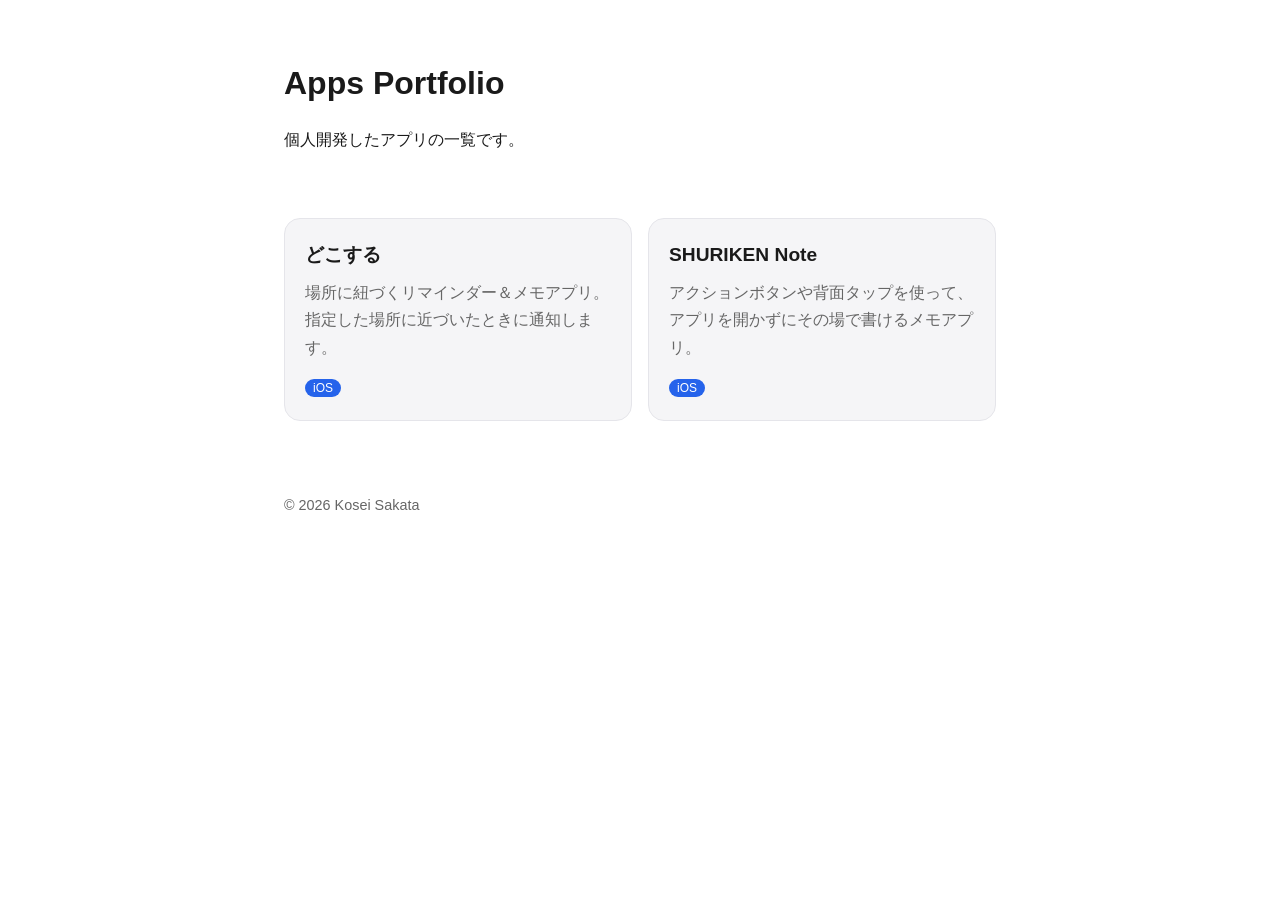
<file: index.html>
<!doctype html>
<html lang="ja">
  <head>
    <meta charset="UTF-8" />
    <meta name="viewport" content="width=device-width, initial-scale=1.0" />
    <title>Apps Portfolio</title>
    <link rel="stylesheet" href="assets/css/style.css" />
  </head>
  <body>
    <header class="hero">
      <h1>Apps Portfolio</h1>
      <p>個人開発したアプリの一覧です。</p>
    </header>

    <main class="container">
      <section class="app-grid">
        <a class="app-card" href="apps/dokosuru/">
          <h2>どこする</h2>
          <p>
            場所に紐づくリマインダー＆メモアプリ。指定した場所に近づいたときに通知します。
          </p>
          <span class="platform">iOS</span>
        </a>
        <a class="app-card" href="apps/shuriken/">
          <h2>SHURIKEN Note</h2>
          <p>
            アクションボタンや背面タップを使って、アプリを開かずにその場で書けるメモアプリ。
          </p>
          <span class="platform">iOS</span>
        </a>
        <!-- 今後アプリが増えたらここにカードを追加 -->
      </section>
    </main>

    <footer class="footer">
      <p>&copy; <span id="year"></span> Kosei Sakata</p>
    </footer>
    <script>
      document.getElementById("year").textContent = new Date().getFullYear();
    </script>
  </body>
</html>
</file>
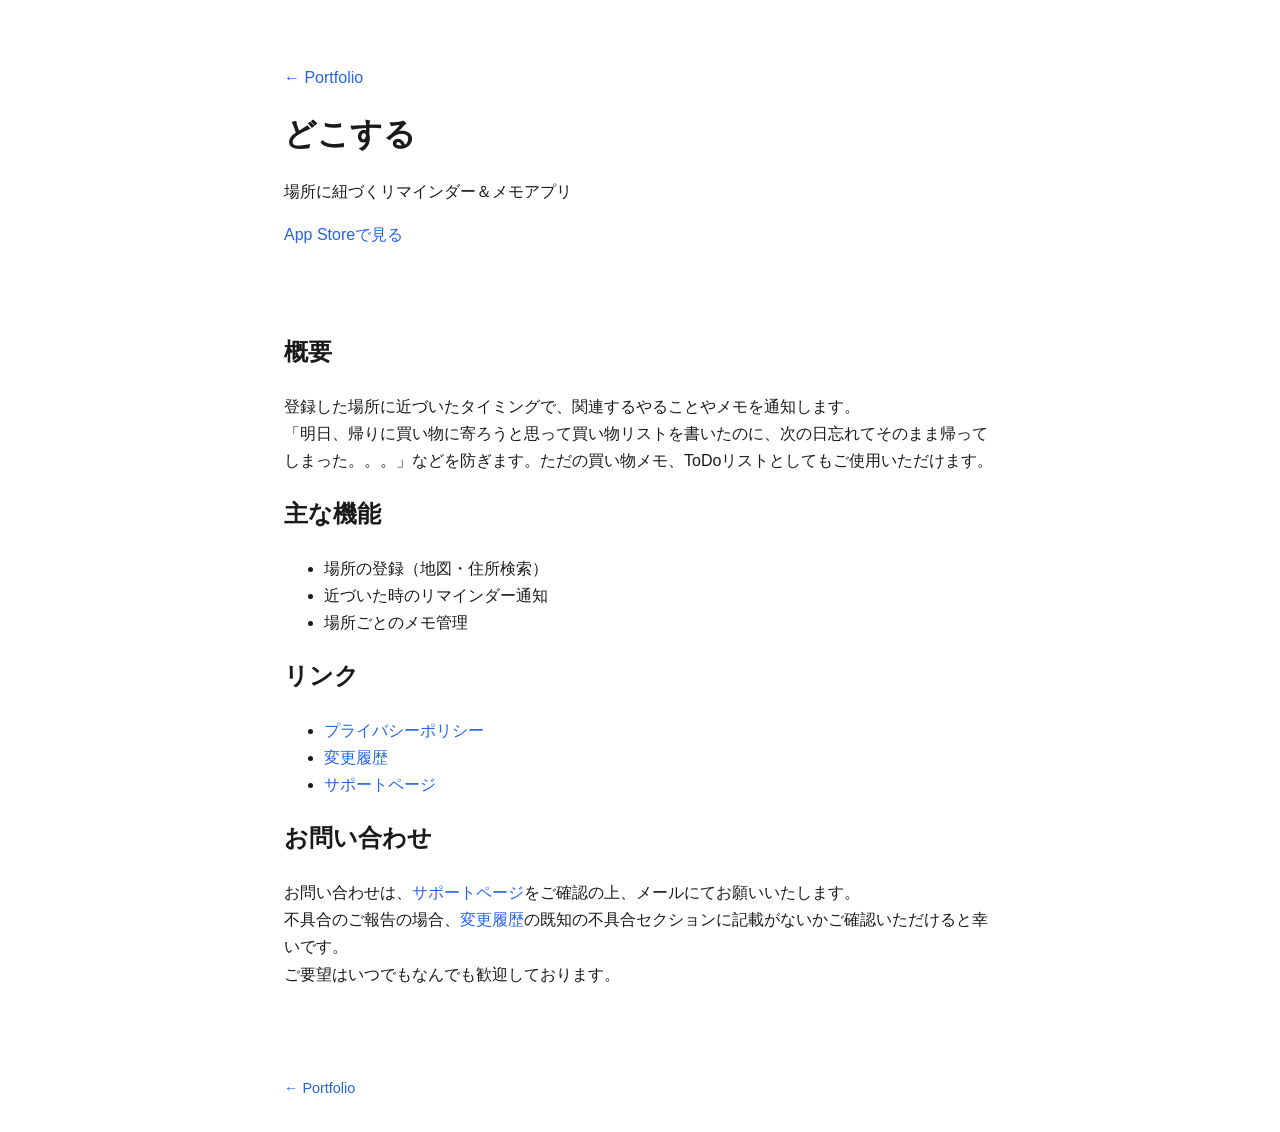
<file: apps/dokosuru/index.html>
<!doctype html>
<html lang="ja">
  <head>
    <meta charset="UTF-8" />
    <meta name="viewport" content="width=device-width, initial-scale=1.0" />
    <title>どこする</title>
    <link rel="stylesheet" href="../../assets/css/style.css" />
  </head>
  <body>
    <header class="hero">
      <p><a href="../../">← Portfolio</a></p>
      <h1>どこする</h1>
      <p>場所に紐づくリマインダー＆メモアプリ</p>
      <p><a href="https://apps.apple.com/jp/app/%E3%81%A9%E3%81%93%E3%81%99%E3%82%8B/id6760124744">App Storeで見る</a></p>
    </header>

    <main class="container">
      <section>
        <h2>概要</h2>
        <p>
          登録した場所に近づいたタイミングで、関連するやることやメモを通知します。<br />「明日、帰りに買い物に寄ろうと思って買い物リストを書いたのに、次の日忘れてそのまま帰ってしまった。。。」などを防ぎます。ただの買い物メモ、ToDoリストとしてもご使用いただけます。
        </p>
      </section>

      <section>
        <h2>主な機能</h2>
        <ul>
          <li>場所の登録（地図・住所検索）</li>
          <li>近づいた時のリマインダー通知</li>
          <li>場所ごとのメモ管理</li>
        </ul>
      </section>

      <section>
        <h2>リンク</h2>
        <ul>
          <li><a href="privacy.html">プライバシーポリシー</a></li>
          <li><a href="changelog.html">変更履歴</a></li>
          <li><a href="support.html">サポートページ</a></li>
        </ul>
      </section>

      <section>
        <h2>お問い合わせ</h2>
        <p>
          お問い合わせは、<a href="./support.html">サポートページ</a>をご確認の上、メールにてお願いいたします。<br />
          不具合のご報告の場合、<a href="./changelog.html">変更履歴</a>の既知の不具合セクションに記載がないかご確認いただけると幸いです。<br />
          ご要望はいつでもなんでも歓迎しております。
        </p>
      </section>
    </main>

    <footer class="footer">
      <p><a href="../../">← Portfolio</a></p>
    </footer>
  </body>
</html>
</file>
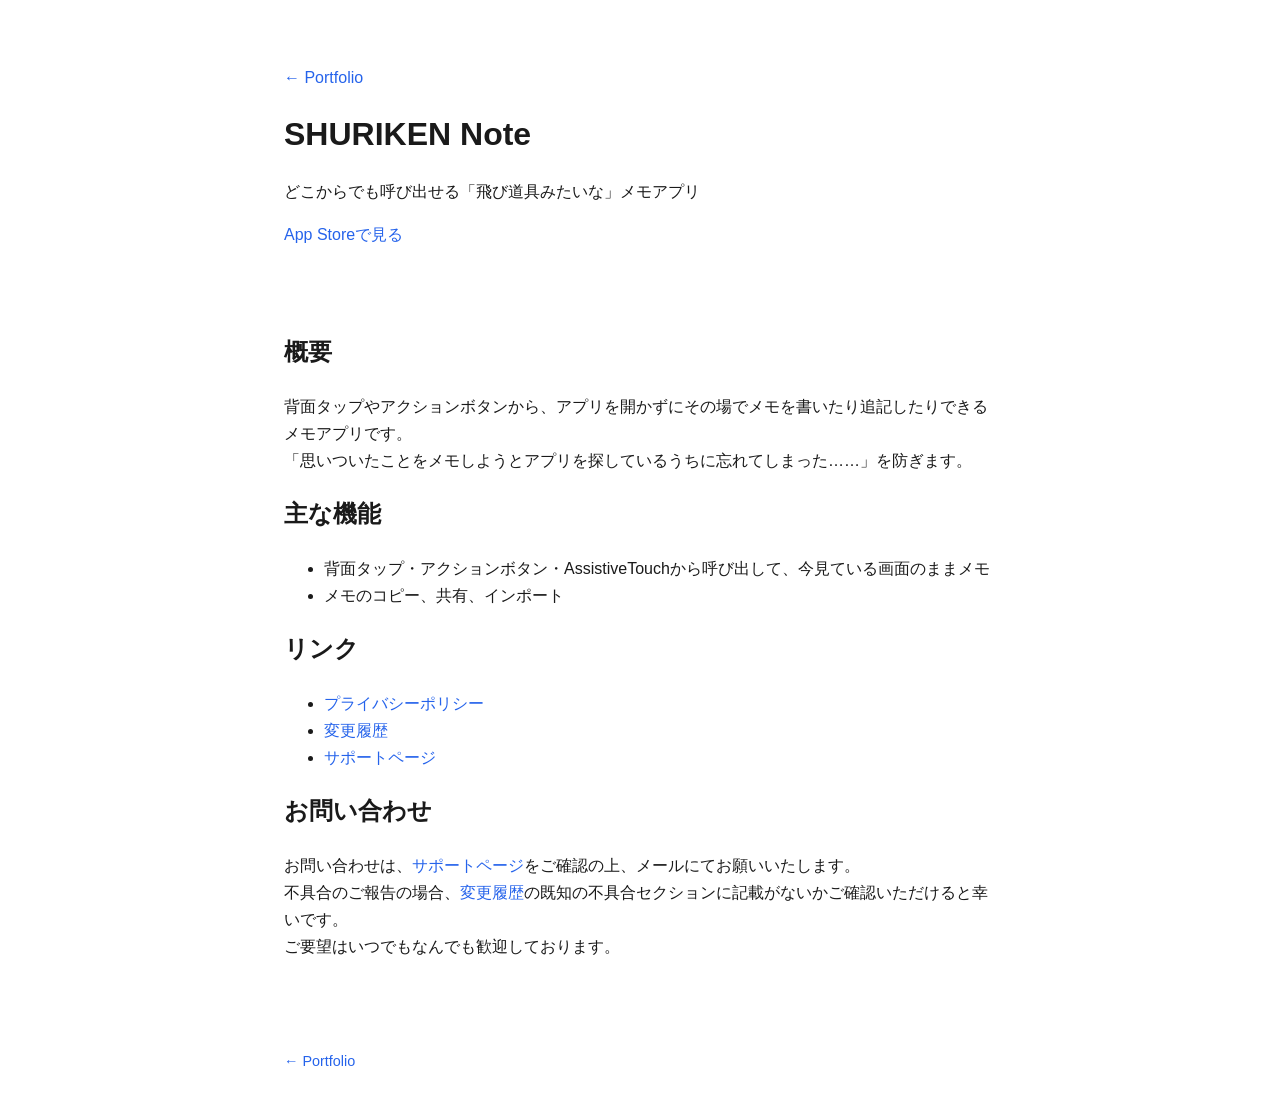
<file: apps/shuriken/index.html>
<!doctype html>
<html lang="ja">
  <head>
    <meta charset="UTF-8" />
    <meta name="viewport" content="width=device-width, initial-scale=1.0" />
    <title>SHURIKEN Note</title>
    <link rel="stylesheet" href="../../assets/css/style.css" />
  </head>
  <body>
    <header class="hero">
      <p><a href="../../">← Portfolio</a></p>
      <h1>SHURIKEN Note</h1>
      <p>どこからでも呼び出せる「飛び道具みたいな」メモアプリ</p>
      <p><a href="https://apps.apple.com/app/id6787445546">App Storeで見る</a></p>
    </header>

    <main class="container">
      <section>
        <h2>概要</h2>
        <p>
          背面タップやアクションボタンから、アプリを開かずにその場でメモを書いたり追記したりできるメモアプリです。<br />
          「思いついたことをメモしようとアプリを探しているうちに忘れてしまった……」を防ぎます。
        </p>
      </section>

      <section>
        <h2>主な機能</h2>
        <ul>
          <li>背面タップ・アクションボタン・AssistiveTouchから呼び出して、今見ている画面のままメモ</li>
          <li>メモのコピー、共有、インポート</li>
        </ul>
      </section>

      <section>
        <h2>リンク</h2>
        <ul>
          <li><a href="privacy.html">プライバシーポリシー</a></li>
          <li><a href="changelog.html">変更履歴</a></li>
          <li><a href="support.html">サポートページ</a></li>
        </ul>
      </section>

      <section>
        <h2>お問い合わせ</h2>
        <p>
          お問い合わせは、<a href="./support.html">サポートページ</a>をご確認の上、メールにてお願いいたします。<br />
          不具合のご報告の場合、<a href="./changelog.html">変更履歴</a>の既知の不具合セクションに記載がないかご確認いただけると幸いです。<br />
          ご要望はいつでもなんでも歓迎しております。
        </p>
      </section>
    </main>

    <footer class="footer">
      <p><a href="../../">← Portfolio</a></p>
    </footer>
  </body>
</html>
</file>
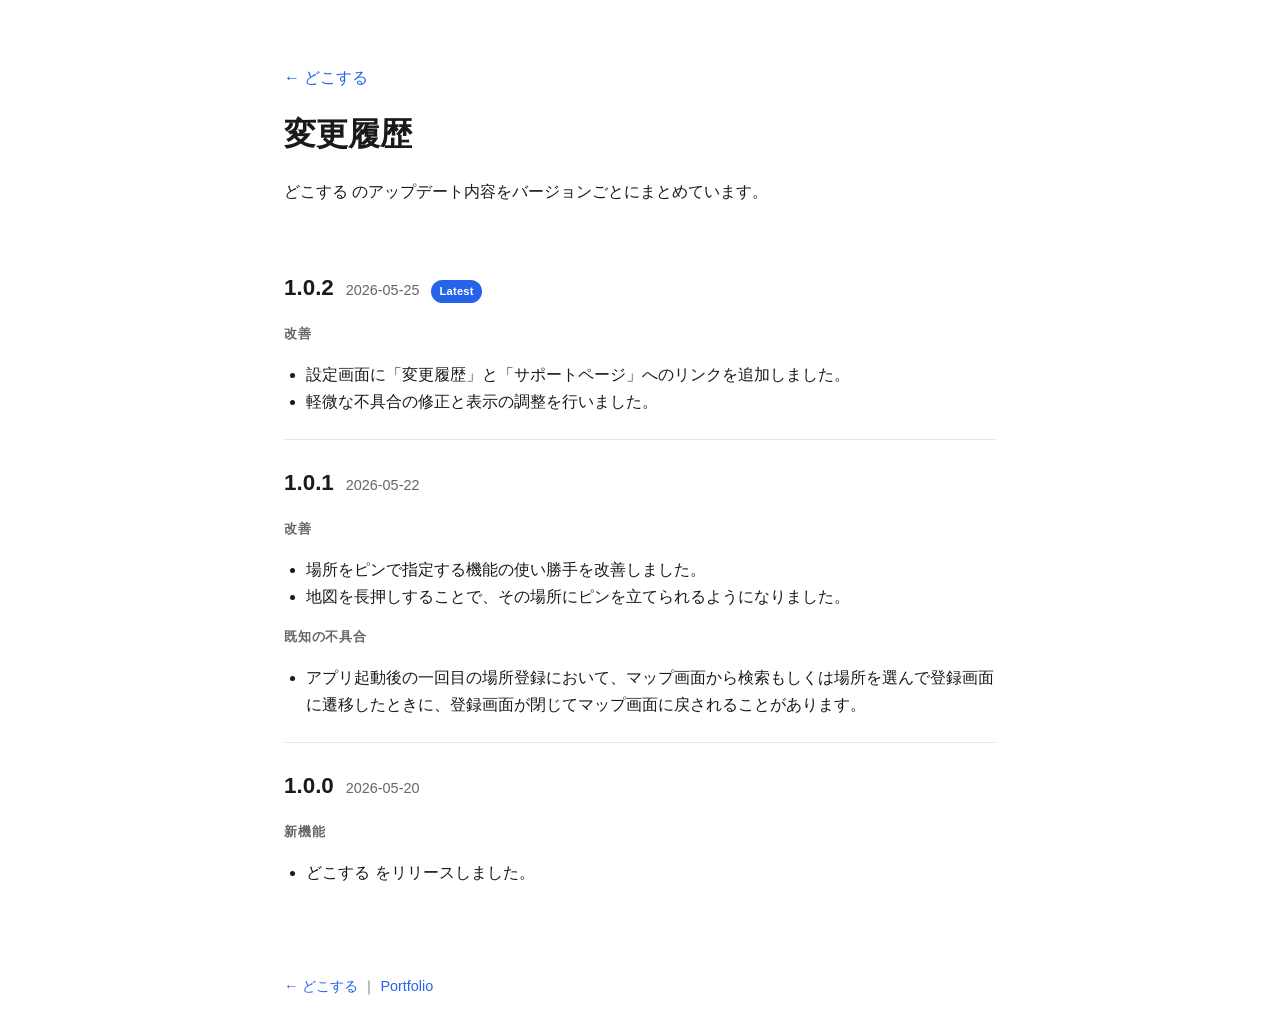
<file: apps/dokosuru/changelog.html>
<!doctype html>
<html lang="ja">
  <head>
    <meta charset="UTF-8" />
    <meta name="viewport" content="width=device-width, initial-scale=1.0" />
    <title>どこする 変更履歴</title>
    <link rel="stylesheet" href="../../assets/css/style.css" />
    <style>
      .release {
        border-top: 1px solid var(--border);
        padding-top: 24px;
        margin-top: 24px;
      }
      .release:first-of-type {
        border-top: none;
        padding-top: 0;
        margin-top: 0;
      }
      .release-head {
        display: flex;
        align-items: baseline;
        gap: 12px;
        flex-wrap: wrap;
        margin-bottom: 8px;
      }
      .release-head h2 {
        margin: 0;
        border-bottom: none;
        padding-bottom: 0;
        font-size: 1.4rem;
      }
      .release-date {
        color: var(--muted);
        font-size: 0.9rem;
        font-variant-numeric: tabular-nums;
      }
      .tag {
        display: inline-block;
        background: var(--accent);
        color: #fff;
        font-size: 0.7rem;
        font-weight: 600;
        padding: 2px 8px;
        border-radius: 999px;
        letter-spacing: 0.02em;
      }
      .release h3 {
        font-size: 0.8rem;
        font-weight: 600;
        color: var(--muted);
        text-transform: uppercase;
        letter-spacing: 0.06em;
        margin: 16px 0 6px;
      }
    </style>
  </head>
  <body>
    <header class="hero">
      <p><a href="./">← どこする</a></p>
      <h1>変更履歴</h1>
      <p>どこする のアップデート内容をバージョンごとにまとめています。</p>
    </header>

    <main class="container prose">
      <section class="release">
        <div class="release-head">
          <h2>1.0.2</h2>
          <span class="release-date">2026-05-25</span>
          <span class="tag">Latest</span>
        </div>
        <h3>改善</h3>
        <ul>
          <li>設定画面に「変更履歴」と「サポートページ」へのリンクを追加しました。</li>
          <li>軽微な不具合の修正と表示の調整を行いました。</li>
        </ul>
      </section>

      <section class="release">
        <div class="release-head">
          <h2>1.0.1</h2>
          <span class="release-date">2026-05-22</span>
        </div>
        <h3>改善</h3>
        <ul>
          <li>場所をピンで指定する機能の使い勝手を改善しました。</li>
          <li>地図を長押しすることで、その場所にピンを立てられるようになりました。</li>
        </ul>
        <h3>既知の不具合</h3>
        <ul>
          <li>アプリ起動後の一回目の場所登録において、マップ画面から検索もしくは場所を選んで登録画面に遷移したときに、登録画面が閉じてマップ画面に戻されることがあります。</li>
        </ul>
      </section>

      <section class="release">
        <div class="release-head">
          <h2>1.0.0</h2>
          <span class="release-date">2026-05-20</span>
        </div>
        <h3>新機能</h3>
        <ul>
          <li>どこする をリリースしました。</li>
        </ul>
      </section>
    </main>

    <footer class="footer">
      <p><a href="./">← どこする</a> ｜ <a href="../../">Portfolio</a></p>
    </footer>
  </body>
</html>
</file>
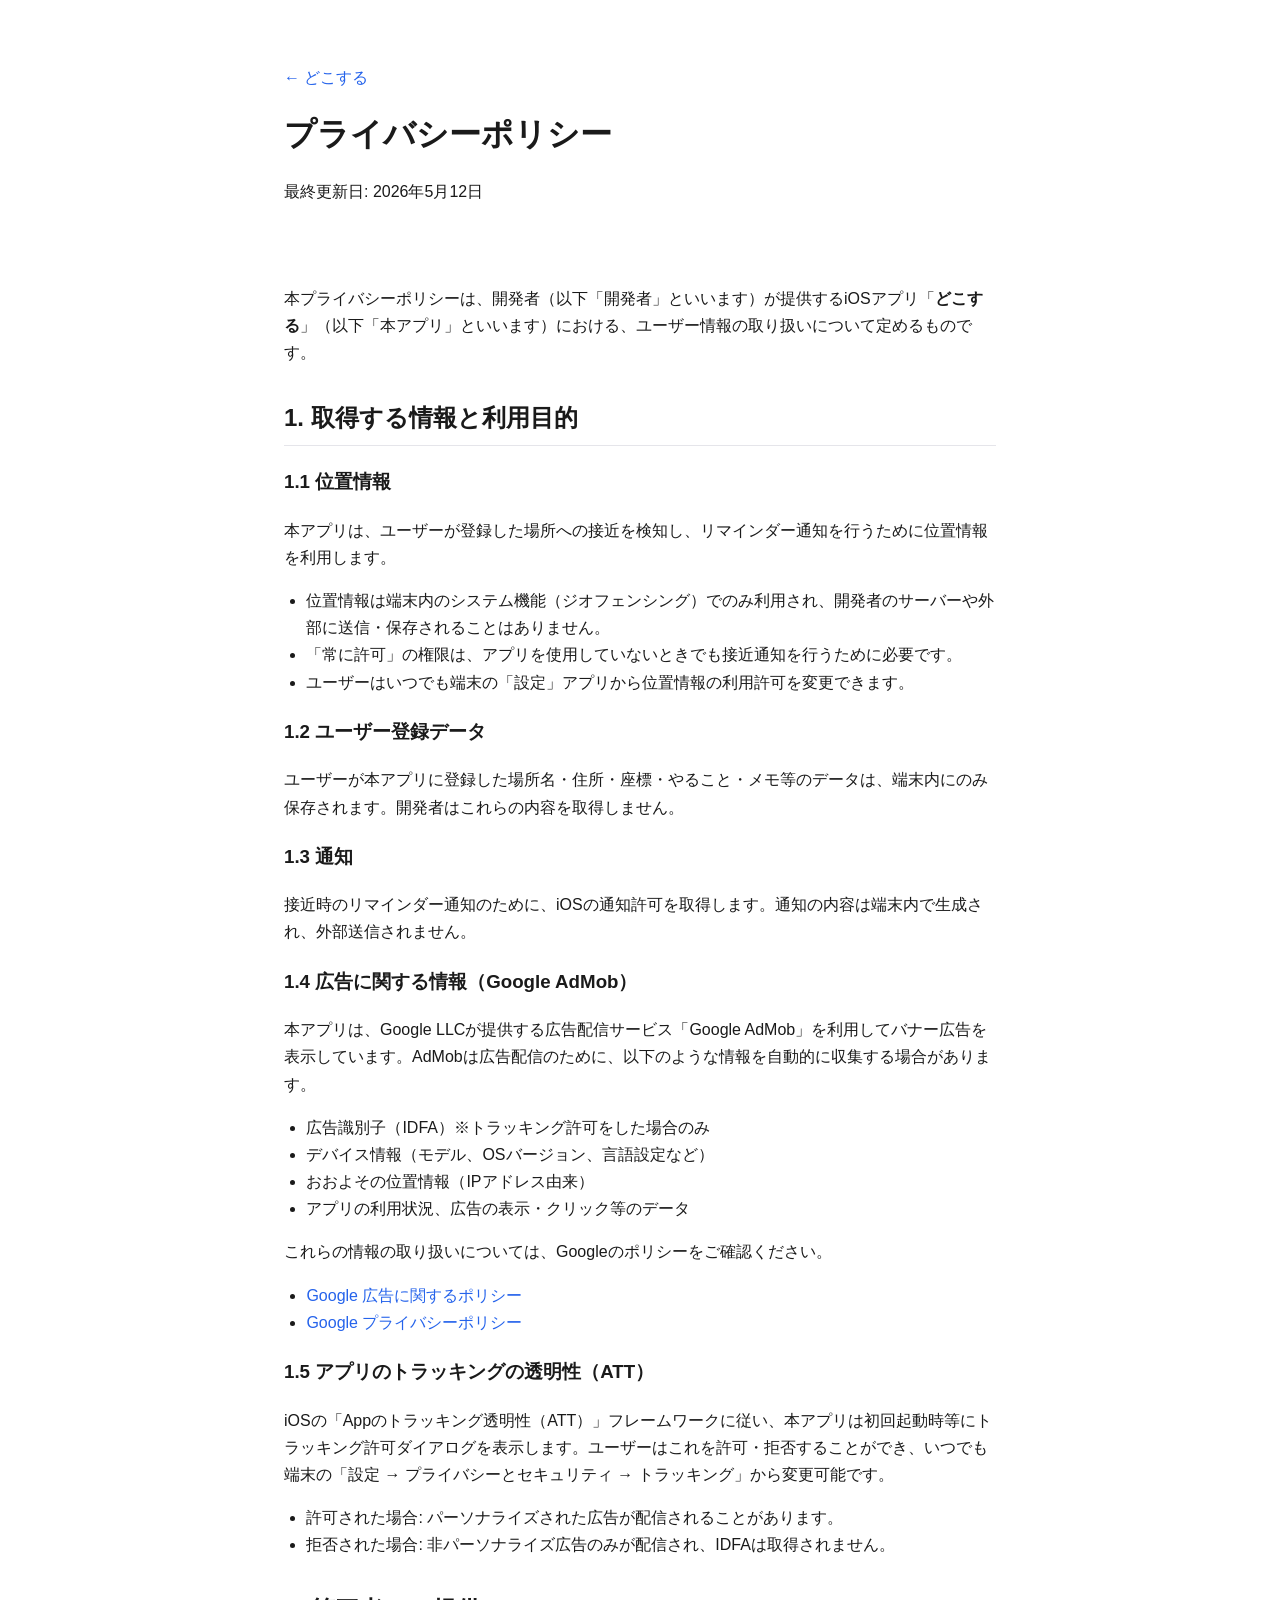
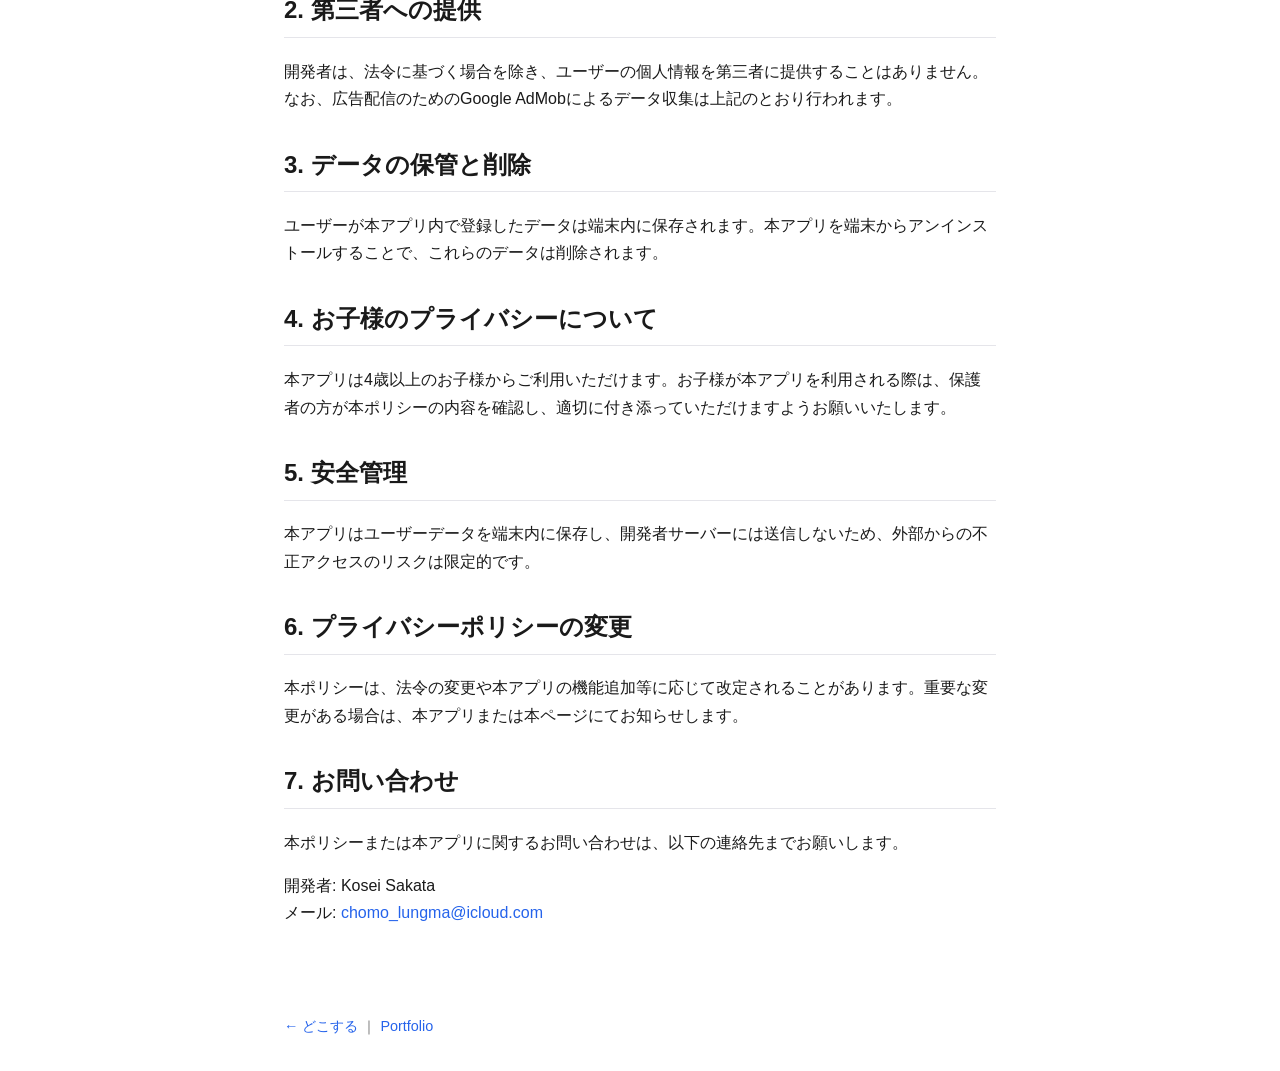
<file: apps/dokosuru/privacy.html>
<!doctype html>
<html lang="ja">
  <head>
    <meta charset="UTF-8" />
    <meta name="viewport" content="width=device-width, initial-scale=1.0" />
    <title>どこする プライバシーポリシー</title>
    <link rel="stylesheet" href="../../assets/css/style.css" />
  </head>
  <body>
    <header class="hero">
      <p><a href="./">← どこする</a></p>
      <h1>プライバシーポリシー</h1>
      <p>最終更新日: 2026年5月12日</p>
    </header>

    <main class="container prose">
      <p>
        本プライバシーポリシーは、開発者（以下「開発者」といいます）が提供するiOSアプリ「<strong>どこする</strong>」（以下「本アプリ」といいます）における、ユーザー情報の取り扱いについて定めるものです。
      </p>

      <h2>1. 取得する情報と利用目的</h2>

      <h3>1.1 位置情報</h3>
      <p>
        本アプリは、ユーザーが登録した場所への接近を検知し、リマインダー通知を行うために位置情報を利用します。
      </p>
      <ul>
        <li>
          位置情報は端末内のシステム機能（ジオフェンシング）でのみ利用され、開発者のサーバーや外部に送信・保存されることはありません。
        </li>
        <li>
          「常に許可」の権限は、アプリを使用していないときでも接近通知を行うために必要です。
        </li>
        <li>
          ユーザーはいつでも端末の「設定」アプリから位置情報の利用許可を変更できます。
        </li>
      </ul>

      <h3>1.2 ユーザー登録データ</h3>
      <p>
        ユーザーが本アプリに登録した場所名・住所・座標・やること・メモ等のデータは、端末内にのみ保存されます。開発者はこれらの内容を取得しません。
      </p>

      <h3>1.3 通知</h3>
      <p>
        接近時のリマインダー通知のために、iOSの通知許可を取得します。通知の内容は端末内で生成され、外部送信されません。
      </p>

      <h3>1.4 広告に関する情報（Google AdMob）</h3>
      <p>
        本アプリは、Google LLCが提供する広告配信サービス「Google
        AdMob」を利用してバナー広告を表示しています。AdMobは広告配信のために、以下のような情報を自動的に収集する場合があります。
      </p>
      <ul>
        <li>広告識別子（IDFA）※トラッキング許可をした場合のみ</li>
        <li>デバイス情報（モデル、OSバージョン、言語設定など）</li>
        <li>おおよその位置情報（IPアドレス由来）</li>
        <li>アプリの利用状況、広告の表示・クリック等のデータ</li>
      </ul>
      <p>
        これらの情報の取り扱いについては、Googleのポリシーをご確認ください。
      </p>
      <ul>
        <li>
          <a
            href="https://policies.google.com/technologies/ads"
            target="_blank"
            rel="noopener"
            >Google 広告に関するポリシー</a
          >
        </li>
        <li>
          <a
            href="https://policies.google.com/privacy"
            target="_blank"
            rel="noopener"
            >Google プライバシーポリシー</a
          >
        </li>
      </ul>

      <h3>1.5 アプリのトラッキングの透明性（ATT）</h3>
      <p>
        iOSの「Appのトラッキング透明性（ATT）」フレームワークに従い、本アプリは初回起動時等にトラッキング許可ダイアログを表示します。ユーザーはこれを許可・拒否することができ、いつでも端末の「設定
        → プライバシーとセキュリティ → トラッキング」から変更可能です。
      </p>
      <ul>
        <li>
          許可された場合: パーソナライズされた広告が配信されることがあります。
        </li>
        <li>
          拒否された場合:
          非パーソナライズ広告のみが配信され、IDFAは取得されません。
        </li>
      </ul>

      <h2>2. 第三者への提供</h2>
      <p>
        開発者は、法令に基づく場合を除き、ユーザーの個人情報を第三者に提供することはありません。なお、広告配信のためのGoogle
        AdMobによるデータ収集は上記のとおり行われます。
      </p>

      <h2>3. データの保管と削除</h2>
      <p>
        ユーザーが本アプリ内で登録したデータは端末内に保存されます。本アプリを端末からアンインストールすることで、これらのデータは削除されます。
      </p>

      <h2>4. お子様のプライバシーについて</h2>
      <p>
        本アプリは4歳以上のお子様からご利用いただけます。お子様が本アプリを利用される際は、保護者の方が本ポリシーの内容を確認し、適切に付き添っていただけますようお願いいたします。
      </p>

      <h2>5. 安全管理</h2>
      <p>
        本アプリはユーザーデータを端末内に保存し、開発者サーバーには送信しないため、外部からの不正アクセスのリスクは限定的です。
      </p>

      <h2>6. プライバシーポリシーの変更</h2>
      <p>
        本ポリシーは、法令の変更や本アプリの機能追加等に応じて改定されることがあります。重要な変更がある場合は、本アプリまたは本ページにてお知らせします。
      </p>

      <h2>7. お問い合わせ</h2>
      <p>
        本ポリシーまたは本アプリに関するお問い合わせは、以下の連絡先までお願いします。
      </p>
      <p>
        開発者: Kosei Sakata<br />
        メール:
        <a href="mailto:chomo_lungma@icloud.com">chomo_lungma@icloud.com</a>
      </p>
    </main>

    <footer class="footer">
      <p><a href="./">← どこする</a> ｜ <a href="../../">Portfolio</a></p>
    </footer>
  </body>
</html>
</file>
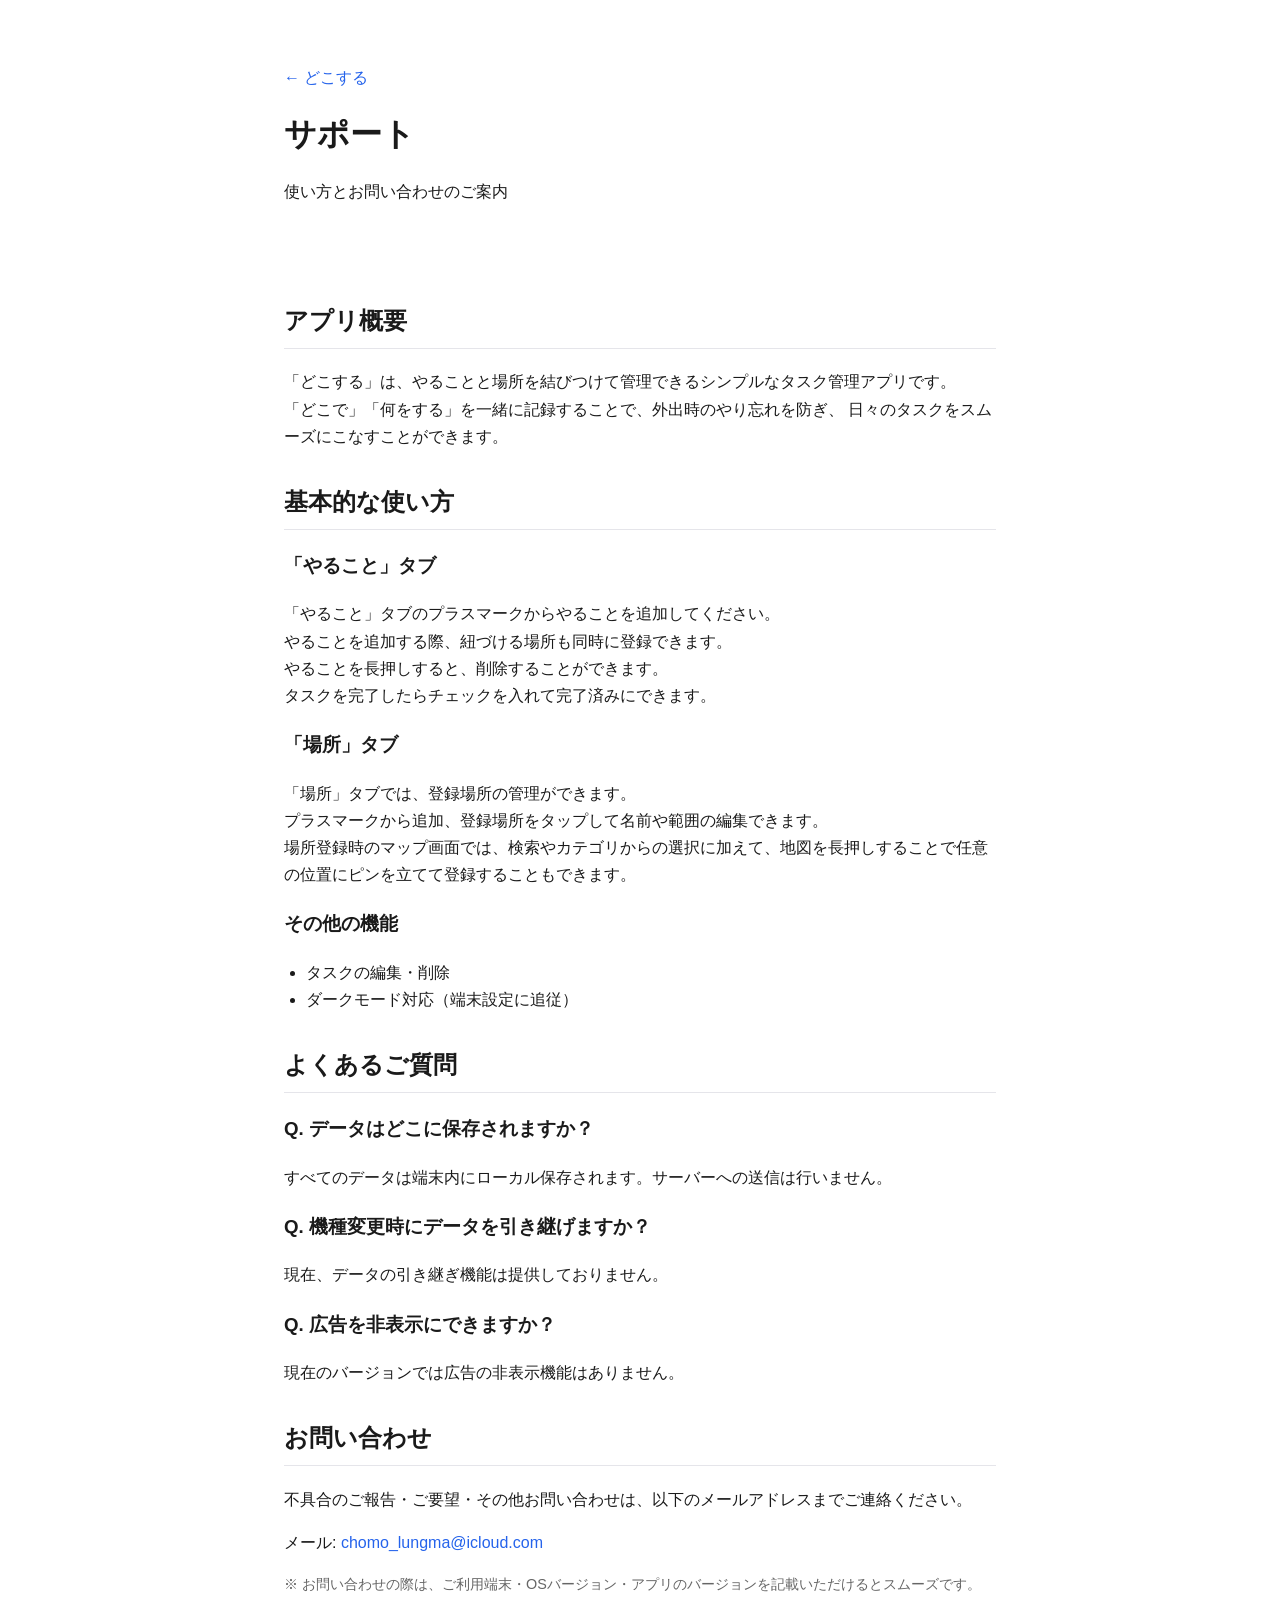
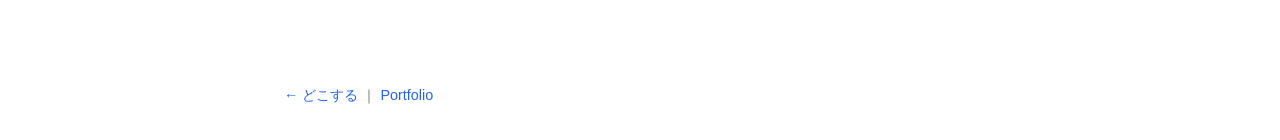
<file: apps/dokosuru/support.html>
<!doctype html>
<html lang="ja">
  <head>
    <meta charset="UTF-8" />
    <meta name="viewport" content="width=device-width, initial-scale=1.0" />
    <title>どこする サポート</title>
    <link rel="stylesheet" href="../../assets/css/style.css" />
  </head>
  <body>
    <header class="hero">
      <p><a href="./">← どこする</a></p>
      <h1>サポート</h1>
      <p>使い方とお問い合わせのご案内</p>
    </header>

    <main class="container prose">
      <section>
        <h2>アプリ概要</h2>
        <p>
          「どこする」は、やることと場所を結びつけて管理できるシンプルなタスク管理アプリです。<br />
          「どこで」「何をする」を一緒に記録することで、外出時のやり忘れを防ぎ、
          日々のタスクをスムーズにこなすことができます。
        </p>
      </section>

      <section>
        <h2>基本的な使い方</h2>
        <h3>「やること」タブ</h3>
        <p>
          「やること」タブのプラスマークからやることを追加してください。<br />
          やることを追加する際、紐づける場所も同時に登録できます。<br />
          やることを長押しすると、削除することができます。<br />
          タスクを完了したらチェックを入れて完了済みにできます。
        </p>
        <h3>「場所」タブ</h3>
        <p>
          「場所」タブでは、登録場所の管理ができます。<br />
          プラスマークから追加、登録場所をタップして名前や範囲の編集できます。<br />
          場所登録時のマップ画面では、検索やカテゴリからの選択に加えて、地図を長押しすることで任意の位置にピンを立てて登録することもできます。
        </p>

        <h3>その他の機能</h3>
        <ul>
          <li>タスクの編集・削除</li>
          <li>ダークモード対応（端末設定に追従）</li>
        </ul>
      </section>

      <section>
        <h2>よくあるご質問</h2>

        <h3>Q. データはどこに保存されますか？</h3>
        <p>すべてのデータは端末内にローカル保存されます。サーバーへの送信は行いません。</p>

        <h3>Q. 機種変更時にデータを引き継げますか？</h3>
        <p>現在、データの引き継ぎ機能は提供しておりません。</p>

        <h3>Q. 広告を非表示にできますか？</h3>
        <p>現在のバージョンでは広告の非表示機能はありません。</p>
      </section>

      <section>
        <h2>お問い合わせ</h2>
        <p>
          不具合のご報告・ご要望・その他お問い合わせは、以下のメールアドレスまでご連絡ください。
        </p>
        <p>
          メール: <a href="mailto:chomo_lungma@icloud.com">chomo_lungma@icloud.com</a>
        </p>
        <p style="color: var(--muted); font-size: 0.9rem;">
          ※ お問い合わせの際は、ご利用端末・OSバージョン・アプリのバージョンを記載いただけるとスムーズです。
        </p>
      </section>
    </main>

    <footer class="footer">
      <p><a href="./">← どこする</a> ｜ <a href="../../">Portfolio</a></p>
    </footer>
  </body>
</html>
</file>
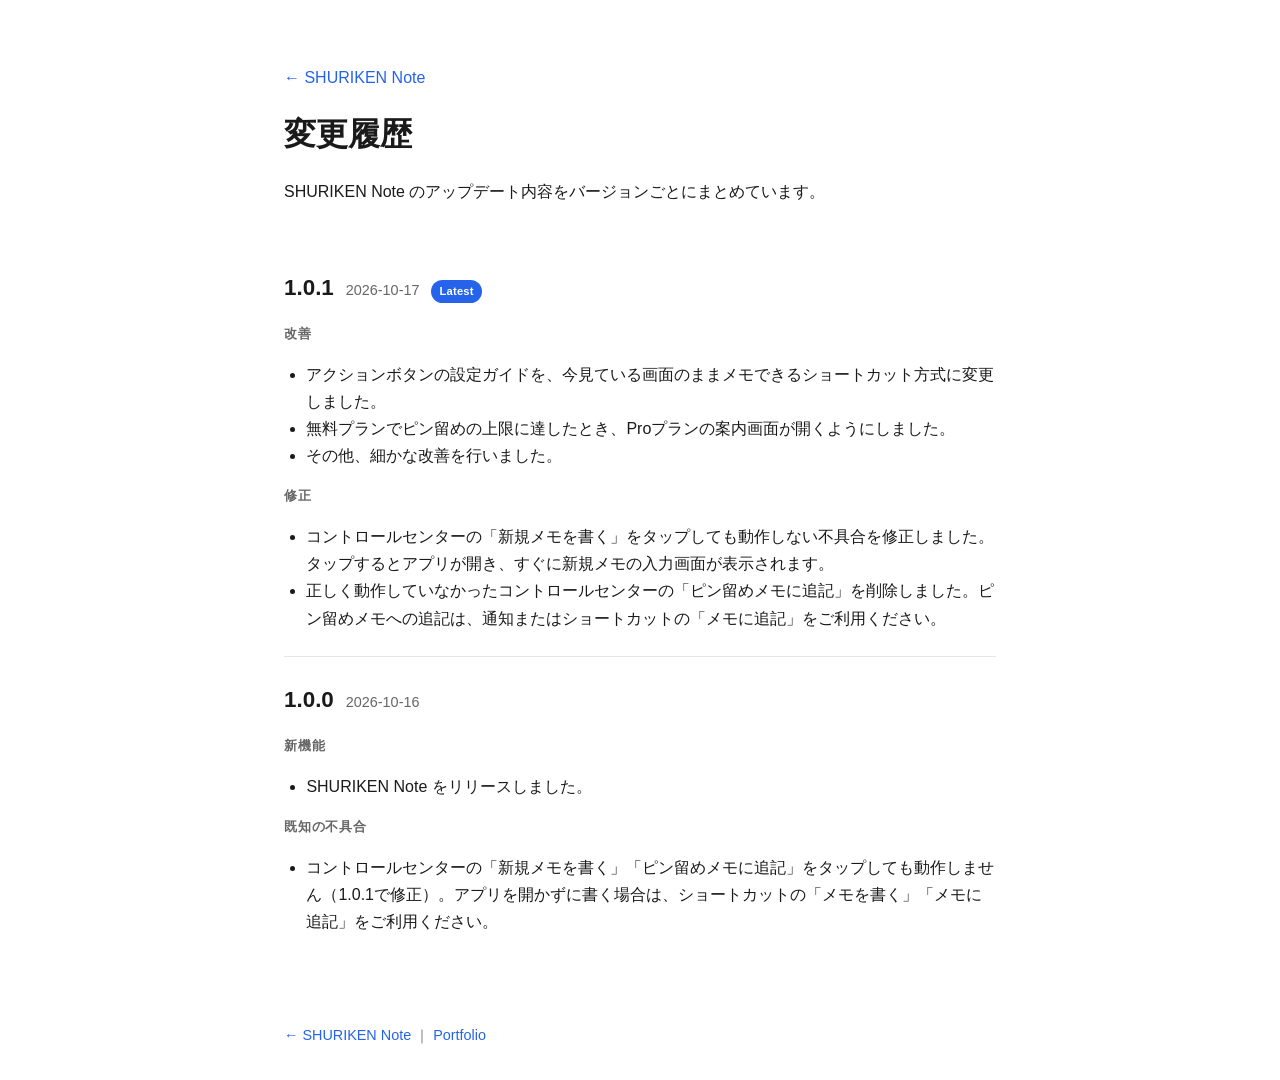
<file: apps/shuriken/changelog.html>
<!doctype html>
<html lang="ja">
  <head>
    <meta charset="UTF-8" />
    <meta name="viewport" content="width=device-width, initial-scale=1.0" />
    <title>SHURIKEN Note 変更履歴</title>
    <link rel="stylesheet" href="../../assets/css/style.css" />
    <style>
      .release {
        border-top: 1px solid var(--border);
        padding-top: 24px;
        margin-top: 24px;
      }
      .release:first-of-type {
        border-top: none;
        padding-top: 0;
        margin-top: 0;
      }
      .release-head {
        display: flex;
        align-items: baseline;
        gap: 12px;
        flex-wrap: wrap;
        margin-bottom: 8px;
      }
      .release-head h2 {
        margin: 0;
        border-bottom: none;
        padding-bottom: 0;
        font-size: 1.4rem;
      }
      .release-date {
        color: var(--muted);
        font-size: 0.9rem;
        font-variant-numeric: tabular-nums;
      }
      .tag {
        display: inline-block;
        background: var(--accent);
        color: #fff;
        font-size: 0.7rem;
        font-weight: 600;
        padding: 2px 8px;
        border-radius: 999px;
        letter-spacing: 0.02em;
      }
      .release h3 {
        font-size: 0.8rem;
        font-weight: 600;
        color: var(--muted);
        text-transform: uppercase;
        letter-spacing: 0.06em;
        margin: 16px 0 6px;
      }
    </style>
  </head>
  <body>
    <header class="hero">
      <p><a href="./">← SHURIKEN Note</a></p>
      <h1>変更履歴</h1>
      <p>SHURIKEN Note のアップデート内容をバージョンごとにまとめています。</p>
    </header>

    <main class="container prose">
      <section class="release">
        <div class="release-head">
          <h2>1.0.1</h2>
          <span class="release-date">2026-10-17</span>
          <span class="tag">Latest</span>
        </div>
        <h3>改善</h3>
        <ul>
          <li>アクションボタンの設定ガイドを、今見ている画面のままメモできるショートカット方式に変更しました。</li>
          <li>無料プランでピン留めの上限に達したとき、Proプランの案内画面が開くようにしました。</li>
          <li>その他、細かな改善を行いました。</li>
        </ul>
        <h3>修正</h3>
        <ul>
          <li>コントロールセンターの「新規メモを書く」をタップしても動作しない不具合を修正しました。タップするとアプリが開き、すぐに新規メモの入力画面が表示されます。</li>
          <li>正しく動作していなかったコントロールセンターの「ピン留めメモに追記」を削除しました。ピン留めメモへの追記は、通知またはショートカットの「メモに追記」をご利用ください。</li>
        </ul>
      </section>

      <section class="release">
        <div class="release-head">
          <h2>1.0.0</h2>
          <span class="release-date">2026-10-16</span>
        </div>
        <h3>新機能</h3>
        <ul>
          <li>SHURIKEN Note をリリースしました。</li>
        </ul>
        <h3>既知の不具合</h3>
        <ul>
          <li>コントロールセンターの「新規メモを書く」「ピン留めメモに追記」をタップしても動作しません（1.0.1で修正）。アプリを開かずに書く場合は、ショートカットの「メモを書く」「メモに追記」をご利用ください。</li>
        </ul>
      </section>
    </main>

    <footer class="footer">
      <p><a href="./">← SHURIKEN Note</a> ｜ <a href="../../">Portfolio</a></p>
    </footer>
  </body>
</html>
</file>
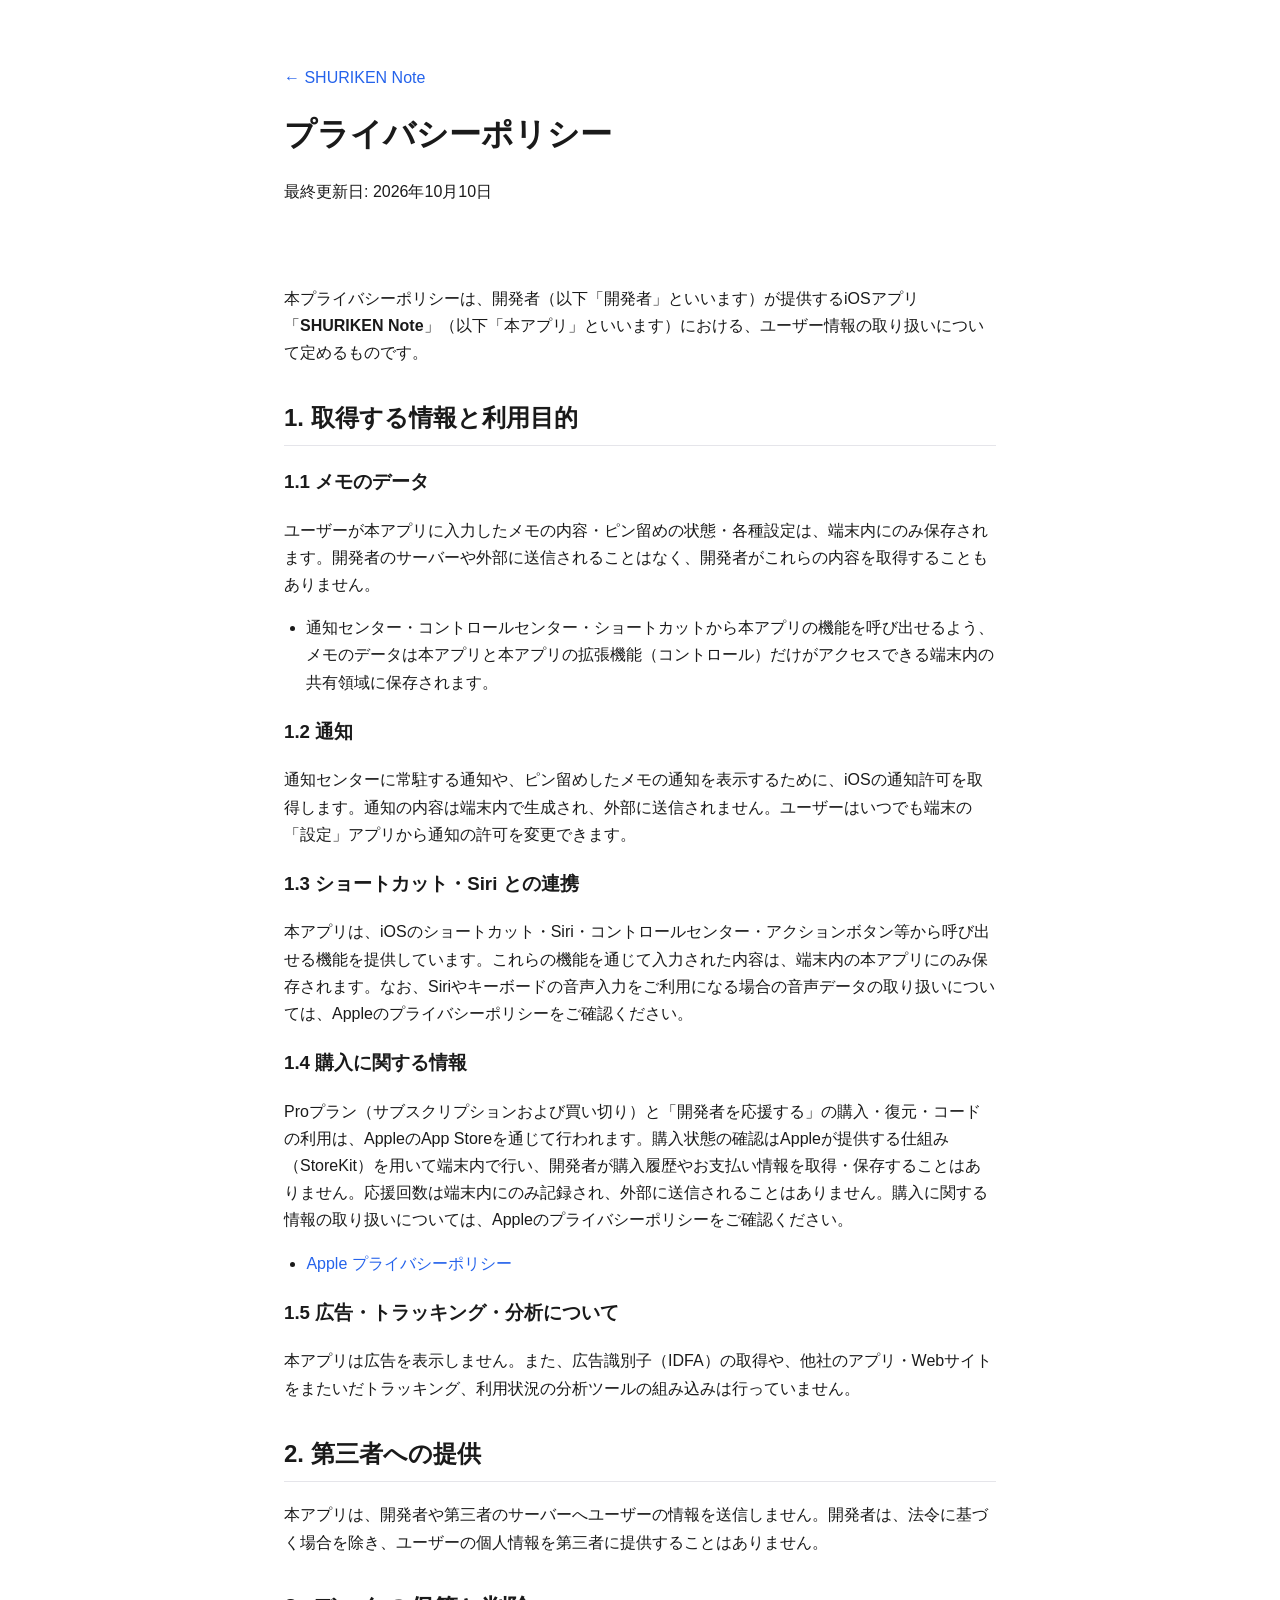
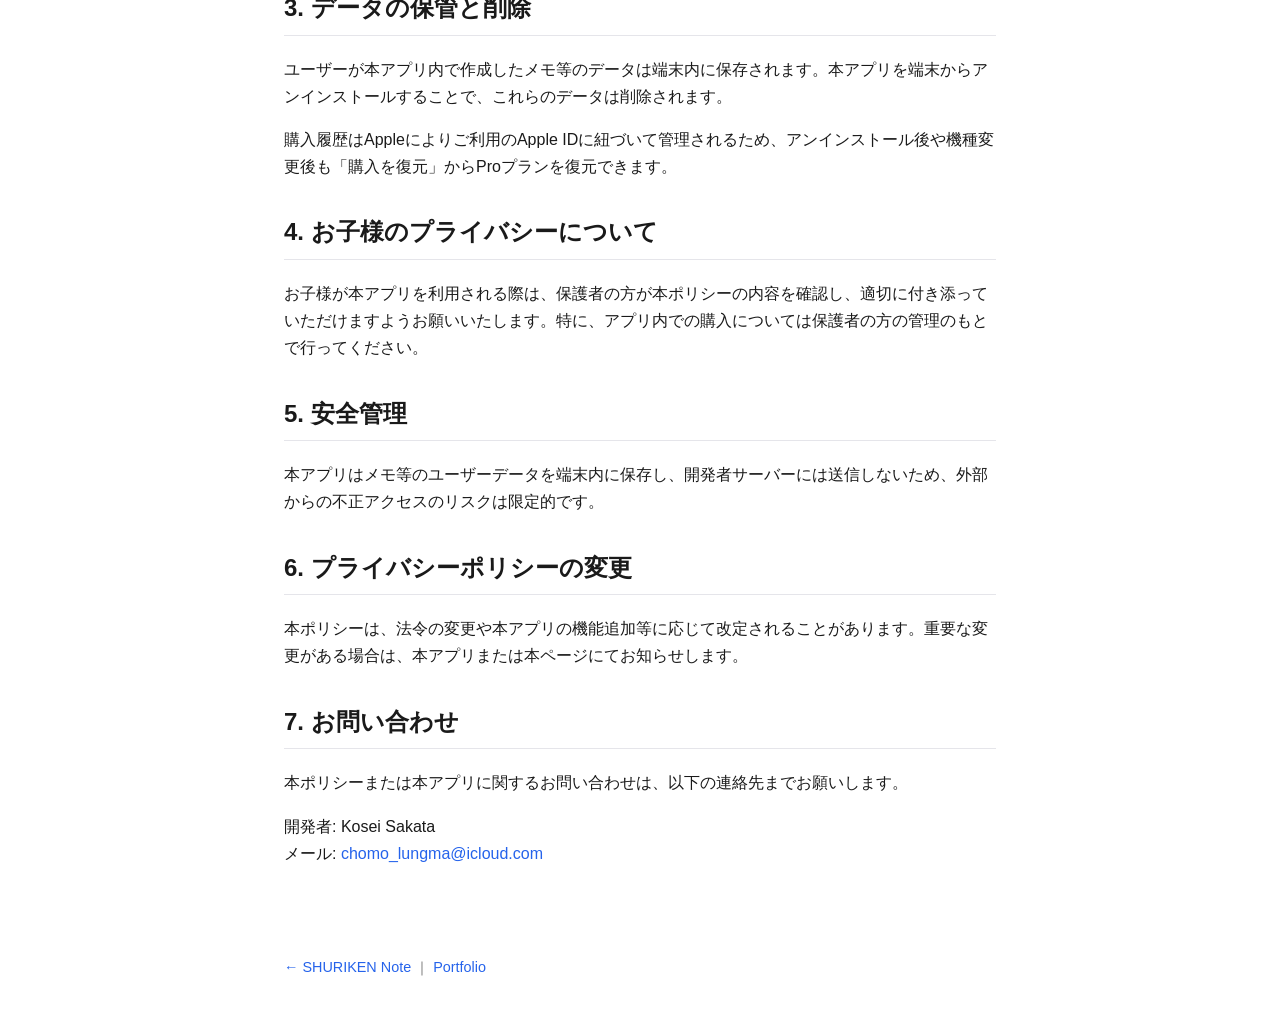
<file: apps/shuriken/privacy.html>
<!doctype html>
<html lang="ja">
  <head>
    <meta charset="UTF-8" />
    <meta name="viewport" content="width=device-width, initial-scale=1.0" />
    <title>SHURIKEN Note プライバシーポリシー</title>
    <link rel="stylesheet" href="../../assets/css/style.css" />
  </head>
  <body>
    <header class="hero">
      <p><a href="./">← SHURIKEN Note</a></p>
      <h1>プライバシーポリシー</h1>
      <p>最終更新日: 2026年10月10日</p>
    </header>

    <main class="container prose">
      <p>
        本プライバシーポリシーは、開発者（以下「開発者」といいます）が提供するiOSアプリ「<strong>SHURIKEN Note</strong>」（以下「本アプリ」といいます）における、ユーザー情報の取り扱いについて定めるものです。
      </p>

      <h2>1. 取得する情報と利用目的</h2>

      <h3>1.1 メモのデータ</h3>
      <p>
        ユーザーが本アプリに入力したメモの内容・ピン留めの状態・各種設定は、端末内にのみ保存されます。開発者のサーバーや外部に送信されることはなく、開発者がこれらの内容を取得することもありません。
      </p>
      <ul>
        <li>
          通知センター・コントロールセンター・ショートカットから本アプリの機能を呼び出せるよう、メモのデータは本アプリと本アプリの拡張機能（コントロール）だけがアクセスできる端末内の共有領域に保存されます。
        </li>
      </ul>

      <h3>1.2 通知</h3>
      <p>
        通知センターに常駐する通知や、ピン留めしたメモの通知を表示するために、iOSの通知許可を取得します。通知の内容は端末内で生成され、外部に送信されません。ユーザーはいつでも端末の「設定」アプリから通知の許可を変更できます。
      </p>

      <h3>1.3 ショートカット・Siri との連携</h3>
      <p>
        本アプリは、iOSのショートカット・Siri・コントロールセンター・アクションボタン等から呼び出せる機能を提供しています。これらの機能を通じて入力された内容は、端末内の本アプリにのみ保存されます。なお、Siriやキーボードの音声入力をご利用になる場合の音声データの取り扱いについては、Appleのプライバシーポリシーをご確認ください。
      </p>

      <h3>1.4 購入に関する情報</h3>
      <p>
        Proプラン（サブスクリプションおよび買い切り）と「開発者を応援する」の購入・復元・コードの利用は、AppleのApp Storeを通じて行われます。購入状態の確認はAppleが提供する仕組み（StoreKit）を用いて端末内で行い、開発者が購入履歴やお支払い情報を取得・保存することはありません。応援回数は端末内にのみ記録され、外部に送信されることはありません。購入に関する情報の取り扱いについては、Appleのプライバシーポリシーをご確認ください。
      </p>
      <ul>
        <li>
          <a
            href="https://www.apple.com/jp/legal/privacy/"
            target="_blank"
            rel="noopener"
            >Apple プライバシーポリシー</a
          >
        </li>
      </ul>

      <h3>1.5 広告・トラッキング・分析について</h3>
      <p>
        本アプリは広告を表示しません。また、広告識別子（IDFA）の取得や、他社のアプリ・Webサイトをまたいだトラッキング、利用状況の分析ツールの組み込みは行っていません。
      </p>

      <h2>2. 第三者への提供</h2>
      <p>
        本アプリは、開発者や第三者のサーバーへユーザーの情報を送信しません。開発者は、法令に基づく場合を除き、ユーザーの個人情報を第三者に提供することはありません。
      </p>

      <h2>3. データの保管と削除</h2>
      <p>
        ユーザーが本アプリ内で作成したメモ等のデータは端末内に保存されます。本アプリを端末からアンインストールすることで、これらのデータは削除されます。
      </p>
      <p>
        購入履歴はAppleによりご利用のApple IDに紐づいて管理されるため、アンインストール後や機種変更後も「購入を復元」からProプランを復元できます。
      </p>

      <h2>4. お子様のプライバシーについて</h2>
      <p>
        お子様が本アプリを利用される際は、保護者の方が本ポリシーの内容を確認し、適切に付き添っていただけますようお願いいたします。特に、アプリ内での購入については保護者の方の管理のもとで行ってください。
      </p>

      <h2>5. 安全管理</h2>
      <p>
        本アプリはメモ等のユーザーデータを端末内に保存し、開発者サーバーには送信しないため、外部からの不正アクセスのリスクは限定的です。
      </p>

      <h2>6. プライバシーポリシーの変更</h2>
      <p>
        本ポリシーは、法令の変更や本アプリの機能追加等に応じて改定されることがあります。重要な変更がある場合は、本アプリまたは本ページにてお知らせします。
      </p>

      <h2>7. お問い合わせ</h2>
      <p>
        本ポリシーまたは本アプリに関するお問い合わせは、以下の連絡先までお願いします。
      </p>
      <p>
        開発者: Kosei Sakata<br />
        メール:
        <a href="mailto:chomo_lungma@icloud.com">chomo_lungma@icloud.com</a>
      </p>
    </main>

    <footer class="footer">
      <p><a href="./">← SHURIKEN Note</a> ｜ <a href="../../">Portfolio</a></p>
    </footer>
  </body>
</html>
</file>
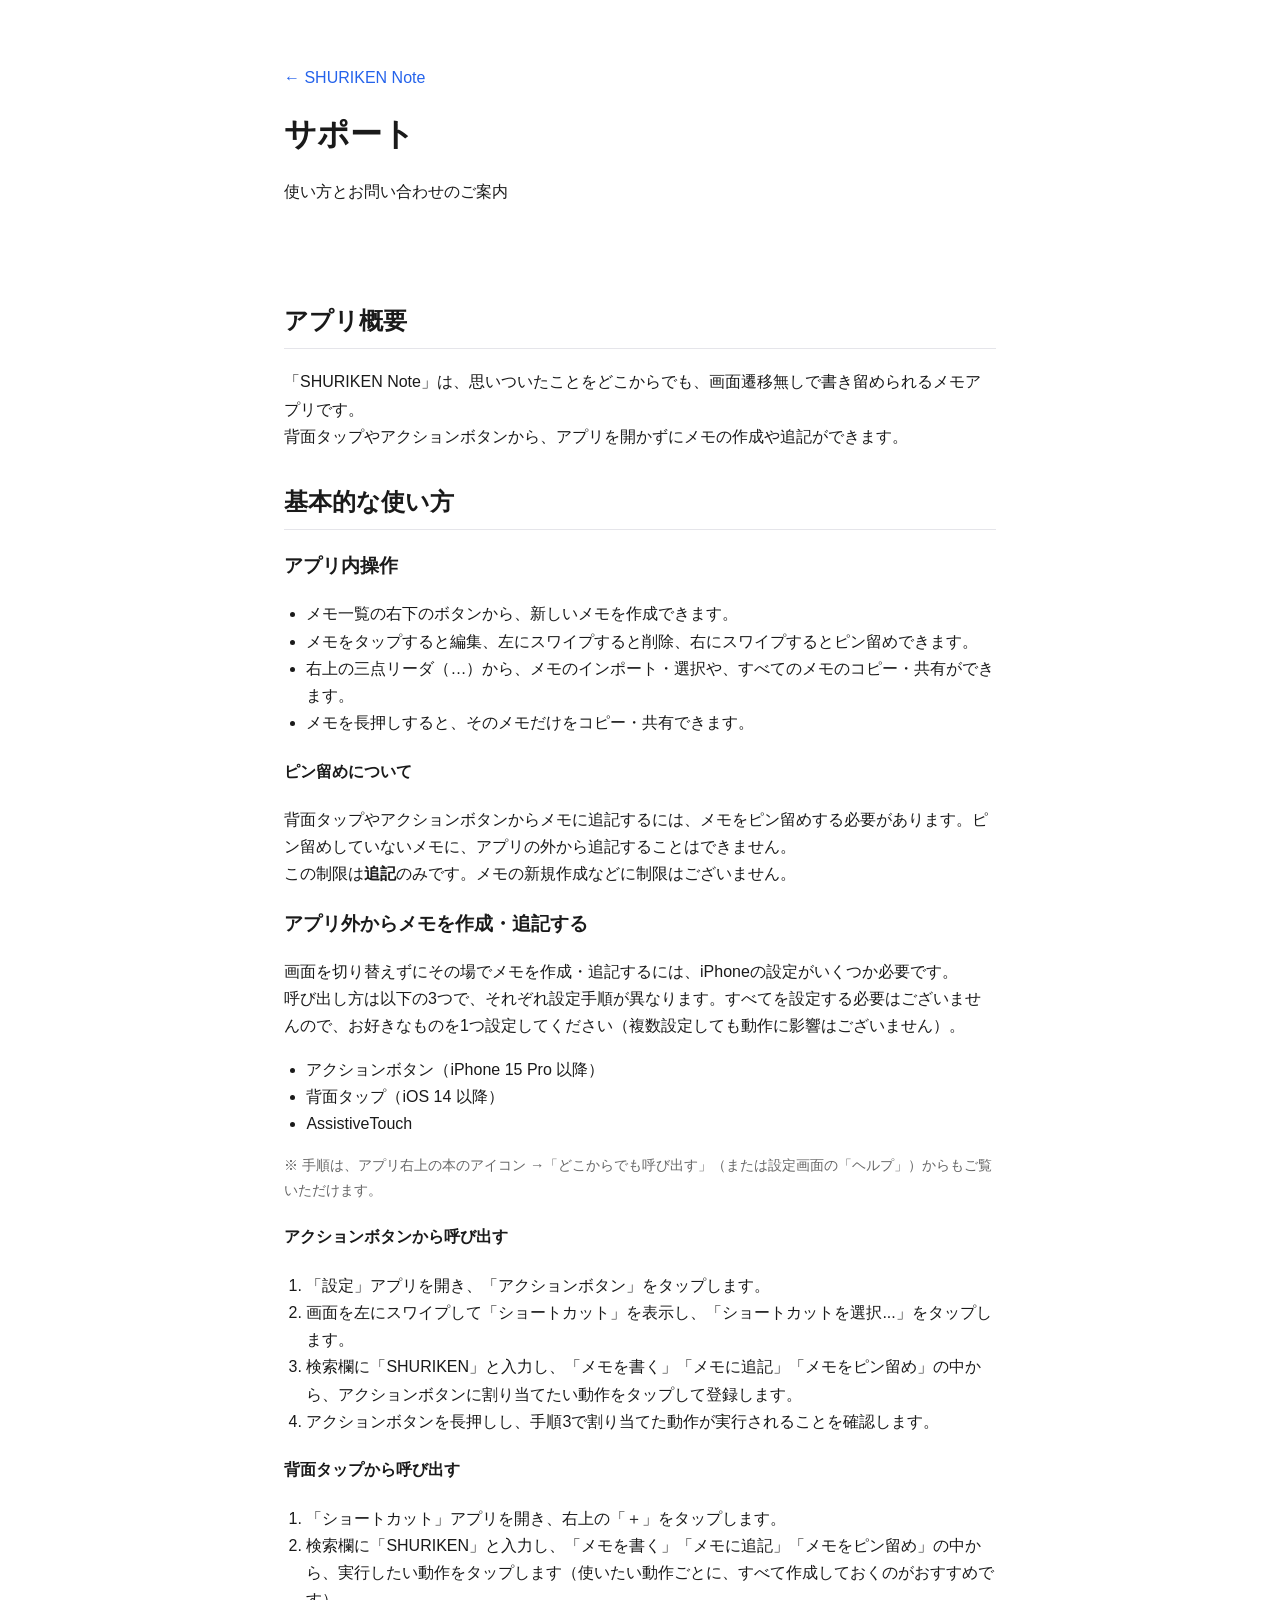
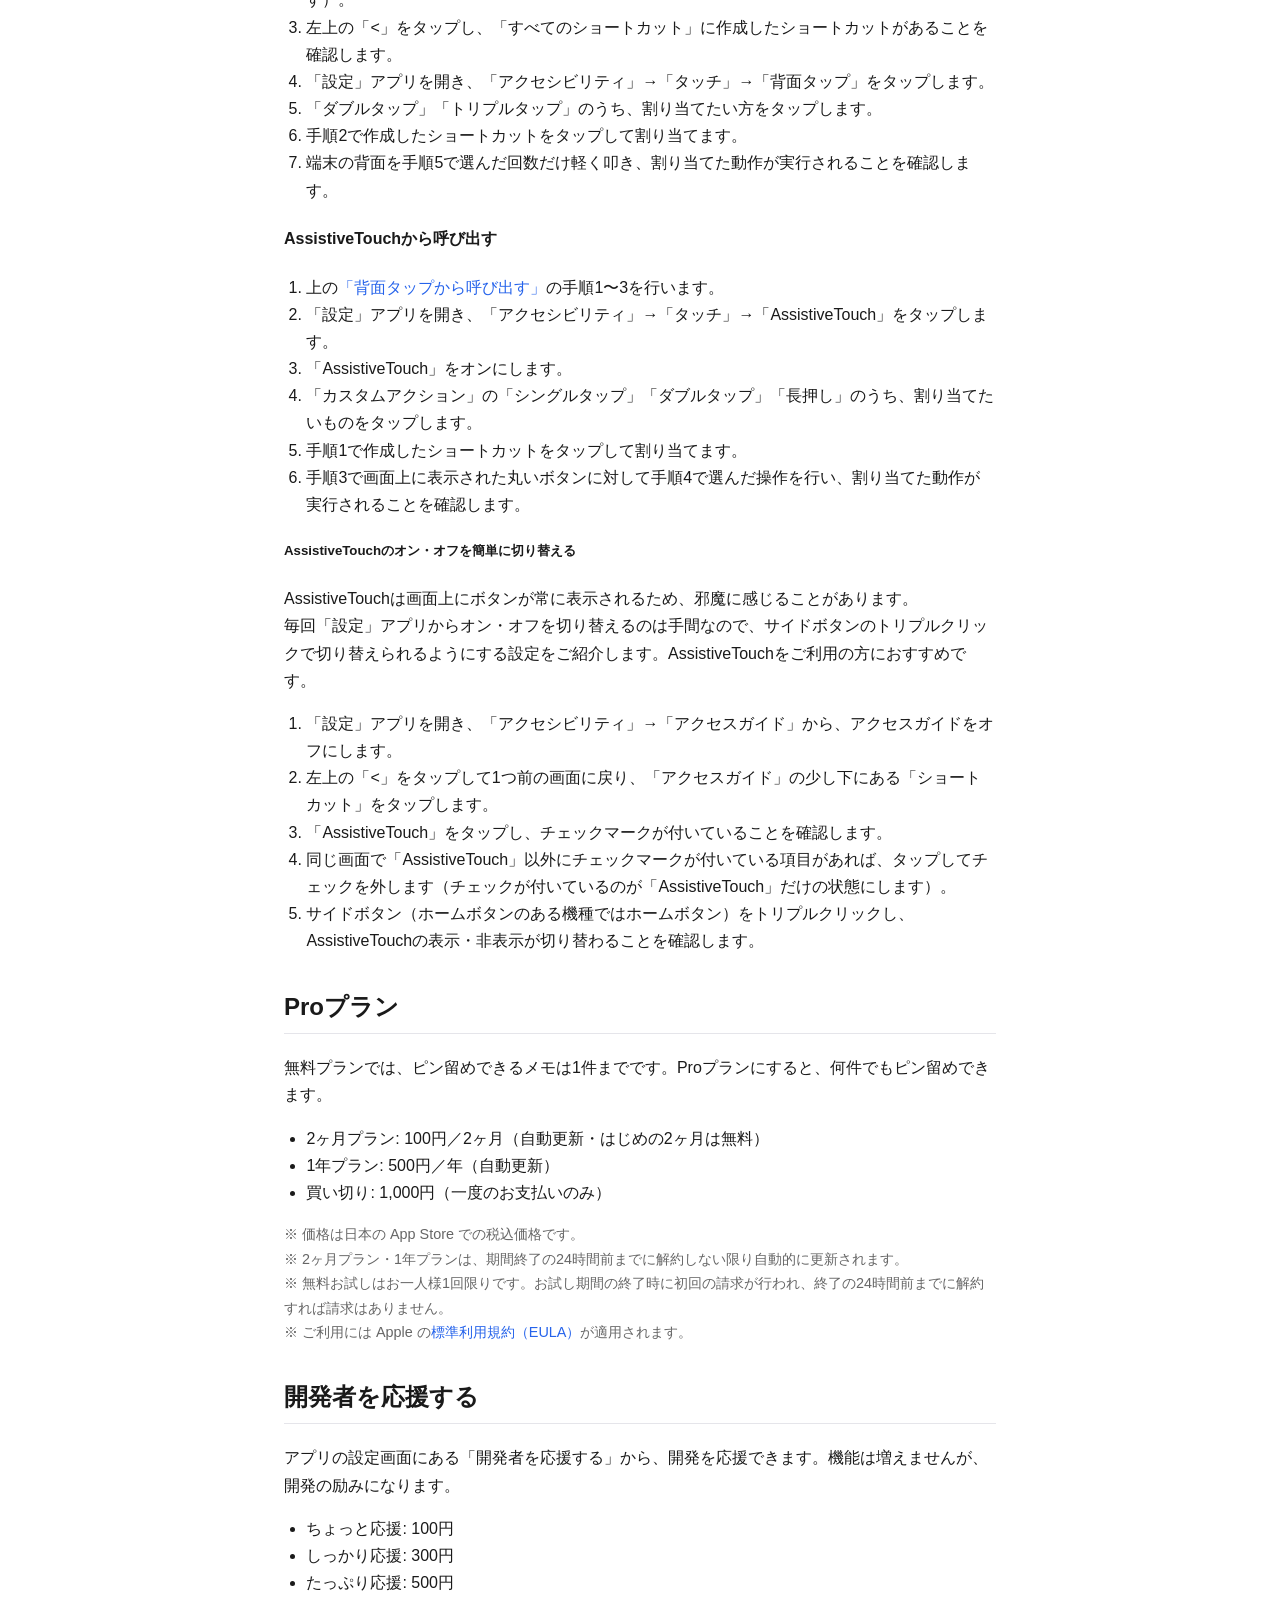
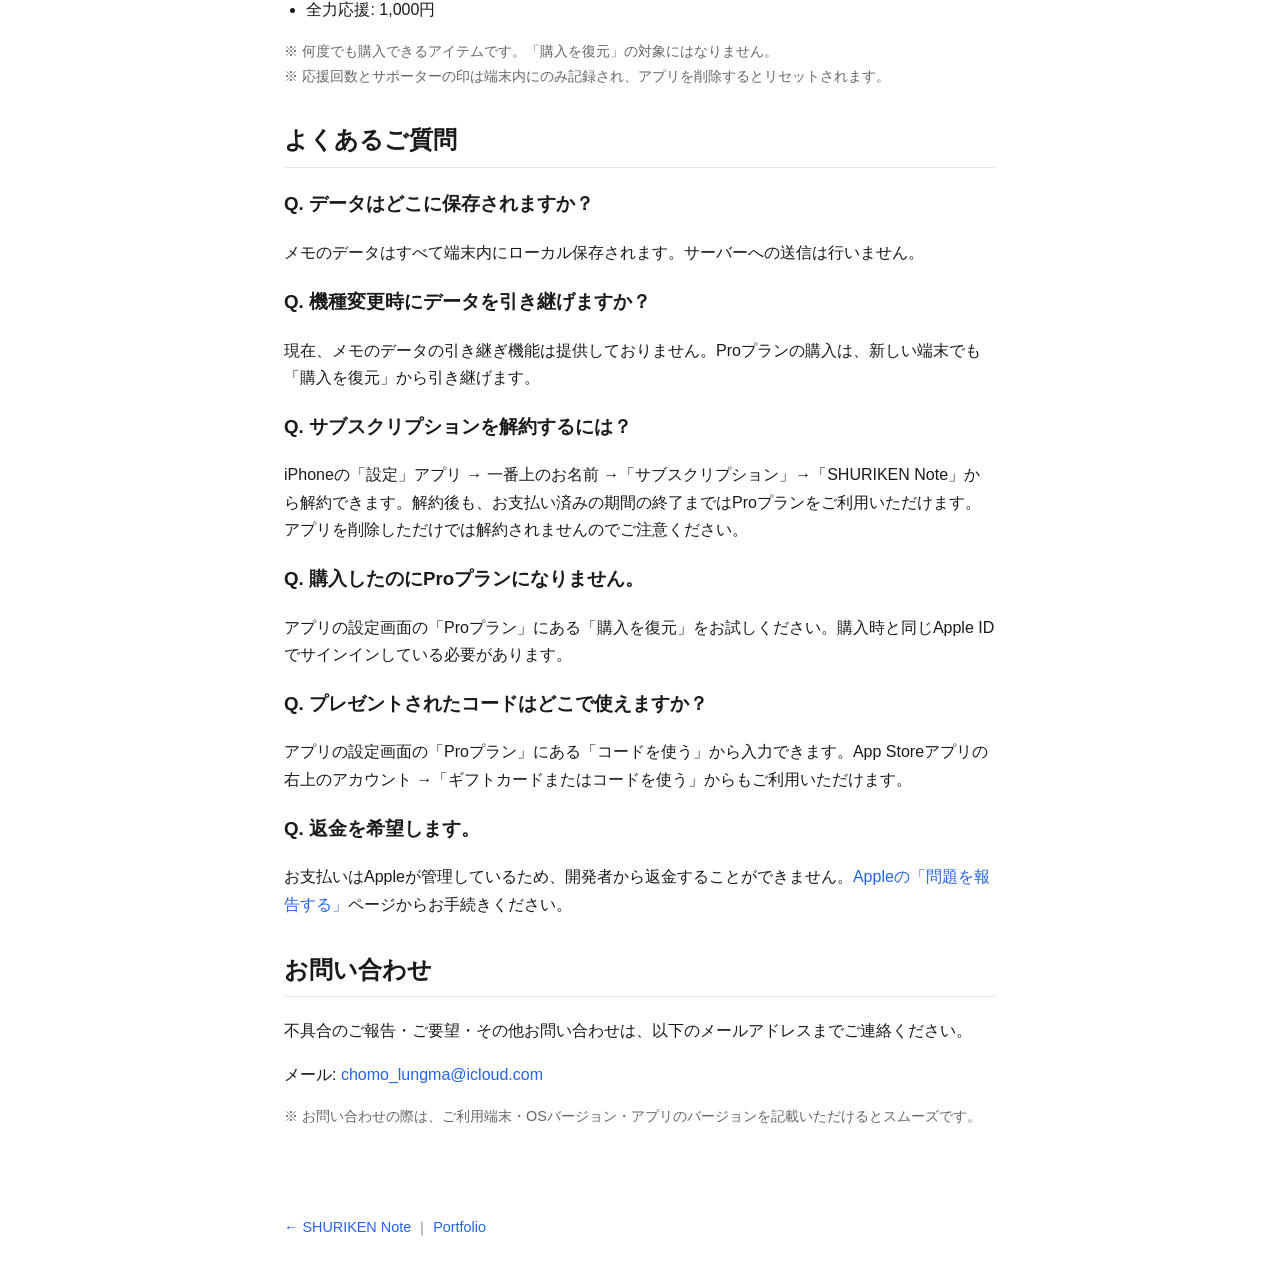
<file: apps/shuriken/support.html>
<!doctype html>
<html lang="ja">
  <head>
    <meta charset="UTF-8" />
    <meta name="viewport" content="width=device-width, initial-scale=1.0" />
    <title>SHURIKEN Note サポート</title>
    <link rel="stylesheet" href="../../assets/css/style.css" />
  </head>
  <body>
    <header class="hero">
      <p><a href="./">← SHURIKEN Note</a></p>
      <h1>サポート</h1>
      <p>使い方とお問い合わせのご案内</p>
    </header>

    <main class="container prose">
      <section>
        <h2>アプリ概要</h2>
        <p>
          「SHURIKEN Note」は、思いついたことをどこからでも、画面遷移無しで書き留められるメモアプリです。<br />
          背面タップやアクションボタンから、アプリを開かずにメモの作成や追記ができます。
        </p>
      </section>

      <section>
        <h2>基本的な使い方</h2>
        <h3>アプリ内操作</h3>
        <ul>
          <li>メモ一覧の右下のボタンから、新しいメモを作成できます。</li>
          <li>メモをタップすると編集、左にスワイプすると削除、右にスワイプするとピン留めできます。</li>
          <li>右上の三点リーダ（…）から、メモのインポート・選択や、すべてのメモのコピー・共有ができます。</li>
          <li>メモを長押しすると、そのメモだけをコピー・共有できます。</li>
        </ul>

        <h4>ピン留めについて</h4>
        <p>
          背面タップやアクションボタンからメモに追記するには、メモをピン留めする必要があります。ピン留めしていないメモに、アプリの外から追記することはできません。<br />
          この制限は<strong>追記</strong>のみです。メモの新規作成などに制限はございません。
        </p>

        <h3>アプリ外からメモを作成・追記する</h3>
        <p>
          画面を切り替えずにその場でメモを作成・追記するには、iPhoneの設定がいくつか必要です。<br />
          呼び出し方は以下の3つで、それぞれ設定手順が異なります。すべてを設定する必要はございませんので、お好きなものを1つ設定してください（複数設定しても動作に影響はございません）。
        </p>
        <ul>
          <li>アクションボタン（iPhone 15 Pro 以降）</li>
          <li>背面タップ（iOS 14 以降）</li>
          <li>AssistiveTouch</li>
        </ul>
        <p style="color: var(--muted); font-size: 0.9rem;">
          ※ 手順は、アプリ右上の本のアイコン →「どこからでも呼び出す」（または設定画面の「ヘルプ」）からもご覧いただけます。
        </p>

        <h4 id="action-button">アクションボタンから呼び出す</h4>
        <ol>
          <li>「設定」アプリを開き、「アクションボタン」をタップします。</li>
          <li>画面を左にスワイプして「ショートカット」を表示し、「ショートカットを選択...」をタップします。</li>
          <li>検索欄に「SHURIKEN」と入力し、「メモを書く」「メモに追記」「メモをピン留め」の中から、アクションボタンに割り当てたい動作をタップして登録します。</li>
          <li>アクションボタンを長押しし、手順3で割り当てた動作が実行されることを確認します。</li>
        </ol>

        <h4 id="back-tap">背面タップから呼び出す</h4>
        <ol>
          <li>「ショートカット」アプリを開き、右上の「＋」をタップします。</li>
          <li>検索欄に「SHURIKEN」と入力し、「メモを書く」「メモに追記」「メモをピン留め」の中から、実行したい動作をタップします（使いたい動作ごとに、すべて作成しておくのがおすすめです）。</li>
          <li>左上の「&lt;」をタップし、「すべてのショートカット」に作成したショートカットがあることを確認します。</li>
          <li>「設定」アプリを開き、「アクセシビリティ」→「タッチ」→「背面タップ」をタップします。</li>
          <li>「ダブルタップ」「トリプルタップ」のうち、割り当てたい方をタップします。</li>
          <li>手順2で作成したショートカットをタップして割り当てます。</li>
          <li>端末の背面を手順5で選んだ回数だけ軽く叩き、割り当てた動作が実行されることを確認します。</li>
        </ol>

        <h4 id="assistivetouch">AssistiveTouchから呼び出す</h4>
        <ol>
          <li>上の<a href="#back-tap">「背面タップから呼び出す」</a>の手順1〜3を行います。</li>
          <li>「設定」アプリを開き、「アクセシビリティ」→「タッチ」→「AssistiveTouch」をタップします。</li>
          <li>「AssistiveTouch」をオンにします。</li>
          <li>「カスタムアクション」の「シングルタップ」「ダブルタップ」「長押し」のうち、割り当てたいものをタップします。</li>
          <li>手順1で作成したショートカットをタップして割り当てます。</li>
          <li>手順3で画面上に表示された丸いボタンに対して手順4で選んだ操作を行い、割り当てた動作が実行されることを確認します。</li>
        </ol>

        <h5>AssistiveTouchのオン・オフを簡単に切り替える</h5>
        <p>
          AssistiveTouchは画面上にボタンが常に表示されるため、邪魔に感じることがあります。<br />
          毎回「設定」アプリからオン・オフを切り替えるのは手間なので、サイドボタンのトリプルクリックで切り替えられるようにする設定をご紹介します。AssistiveTouchをご利用の方におすすめです。
        </p>
        <ol>
          <li>「設定」アプリを開き、「アクセシビリティ」→「アクセスガイド」から、アクセスガイドをオフにします。</li>
          <li>左上の「&lt;」をタップして1つ前の画面に戻り、「アクセスガイド」の少し下にある「ショートカット」をタップします。</li>
          <li>「AssistiveTouch」をタップし、チェックマークが付いていることを確認します。</li>
          <li>同じ画面で「AssistiveTouch」以外にチェックマークが付いている項目があれば、タップしてチェックを外します（チェックが付いているのが「AssistiveTouch」だけの状態にします）。</li>
          <li>サイドボタン（ホームボタンのある機種ではホームボタン）をトリプルクリックし、AssistiveTouchの表示・非表示が切り替わることを確認します。</li>
        </ol>
      </section>

      <section>
        <h2>Proプラン</h2>
        <p>
          無料プランでは、ピン留めできるメモは1件までです。Proプランにすると、何件でもピン留めできます。
        </p>
        <ul>
          <li>2ヶ月プラン: 100円／2ヶ月（自動更新・はじめの2ヶ月は無料）</li>
          <li>1年プラン: 500円／年（自動更新）</li>
          <li>買い切り: 1,000円（一度のお支払いのみ）</li>
        </ul>
        <p style="color: var(--muted); font-size: 0.9rem;">
          ※ 価格は日本の App Store での税込価格です。<br />
          ※ 2ヶ月プラン・1年プランは、期間終了の24時間前までに解約しない限り自動的に更新されます。<br />
          ※ 無料お試しはお一人様1回限りです。お試し期間の終了時に初回の請求が行われ、終了の24時間前までに解約すれば請求はありません。<br />
          ※ ご利用には Apple の<a
            href="https://www.apple.com/legal/internet-services/itunes/dev/stdeula/"
            target="_blank"
            rel="noopener"
            >標準利用規約（EULA）</a
          >が適用されます。
        </p>
      </section>

      <section>
        <h2>開発者を応援する</h2>
        <p>
          アプリの設定画面にある「開発者を応援する」から、開発を応援できます。機能は増えませんが、開発の励みになります。
        </p>
        <ul>
          <li>ちょっと応援: 100円</li>
          <li>しっかり応援: 300円</li>
          <li>たっぷり応援: 500円</li>
          <li>全力応援: 1,000円</li>
        </ul>
        <p style="color: var(--muted); font-size: 0.9rem;">
          ※ 何度でも購入できるアイテムです。「購入を復元」の対象にはなりません。<br />
          ※ 応援回数とサポーターの印は端末内にのみ記録され、アプリを削除するとリセットされます。
        </p>
      </section>

      <section>
        <h2>よくあるご質問</h2>

        <h3>Q. データはどこに保存されますか？</h3>
        <p>メモのデータはすべて端末内にローカル保存されます。サーバーへの送信は行いません。</p>

        <h3>Q. 機種変更時にデータを引き継げますか？</h3>
        <p>現在、メモのデータの引き継ぎ機能は提供しておりません。Proプランの購入は、新しい端末でも「購入を復元」から引き継げます。</p>

        <h3>Q. サブスクリプションを解約するには？</h3>
        <p>
          iPhoneの「設定」アプリ → 一番上のお名前 →「サブスクリプション」→「SHURIKEN Note」から解約できます。解約後も、お支払い済みの期間の終了まではProプランをご利用いただけます。アプリを削除しただけでは解約されませんのでご注意ください。
        </p>

        <h3>Q. 購入したのにProプランになりません。</h3>
        <p>
          アプリの設定画面の「Proプラン」にある「購入を復元」をお試しください。購入時と同じApple IDでサインインしている必要があります。
        </p>

        <h3>Q. プレゼントされたコードはどこで使えますか？</h3>
        <p>
          アプリの設定画面の「Proプラン」にある「コードを使う」から入力できます。App Storeアプリの右上のアカウント →「ギフトカードまたはコードを使う」からもご利用いただけます。
        </p>

        <h3>Q. 返金を希望します。</h3>
        <p>
          お支払いはAppleが管理しているため、開発者から返金することができません。<a
            href="https://reportaproblem.apple.com/"
            target="_blank"
            rel="noopener"
            >Appleの「問題を報告する」</a
          >ページからお手続きください。
        </p>
      </section>

      <section>
        <h2>お問い合わせ</h2>
        <p>
          不具合のご報告・ご要望・その他お問い合わせは、以下のメールアドレスまでご連絡ください。
        </p>
        <p>
          メール: <a href="mailto:chomo_lungma@icloud.com">chomo_lungma@icloud.com</a>
        </p>
        <p style="color: var(--muted); font-size: 0.9rem;">
          ※ お問い合わせの際は、ご利用端末・OSバージョン・アプリのバージョンを記載いただけるとスムーズです。
        </p>
      </section>
    </main>

    <footer class="footer">
      <p><a href="./">← SHURIKEN Note</a> ｜ <a href="../../">Portfolio</a></p>
    </footer>
  </body>
</html>
</file>
<file: assets/css/style.css>
:root {
  --bg: #ffffff;
  --fg: #1a1a1a;
  --muted: #666;
  --accent: #2563eb;
  --card: #f5f5f7;
  --border: #e5e5ea;
}
@media (prefers-color-scheme: dark) {
  :root {
    --bg: #0b0b0d;
    --fg: #f2f2f7;
    --muted: #9a9aa0;
    --card: #1c1c1e;
    --border: #2c2c2e;
  }
}
* {
  box-sizing: border-box;
}
body {
  margin: 0;
  font-family:
    -apple-system, BlinkMacSystemFont, "Segoe UI", "Hiragino Sans",
    "Noto Sans JP", sans-serif;
  background: var(--bg);
  color: var(--fg);
  line-height: 1.7;
}
a {
  color: var(--accent);
  text-decoration: none;
}
a:hover {
  text-decoration: underline;
}
.hero {
  padding: 48px 24px 24px;
  max-width: 760px;
  margin: 0 auto;
}
.hero h1 {
  font-size: 2rem;
  margin: 8px 0;
}
.container {
  max-width: 760px;
  margin: 0 auto;
  padding: 24px;
}
.footer {
  max-width: 760px;
  margin: 48px auto 32px;
  padding: 0 24px;
  color: var(--muted);
  font-size: 0.9rem;
}
.app-grid {
  display: grid;
  gap: 16px;
  grid-template-columns: 1fr;
}
@media (min-width: 640px) {
  .app-grid {
    grid-template-columns: 1fr 1fr;
  }
}
.app-card {
  display: block;
  background: var(--card);
  border: 1px solid var(--border);
  border-radius: 16px;
  padding: 20px;
  color: inherit;
}
.app-card:hover {
  text-decoration: none;
  transform: translateY(-2px);
  transition: transform 0.15s;
}
.app-card h2 {
  margin: 0 0 8px;
  font-size: 1.2rem;
}
.app-card p {
  margin: 0 0 12px;
  color: var(--muted);
}
.platform {
  font-size: 0.75rem;
  background: var(--accent);
  color: white;
  padding: 2px 8px;
  border-radius: 999px;
}
.prose h2 {
  margin-top: 32px;
  border-bottom: 1px solid var(--border);
  padding-bottom: 6px;
}
.prose h3 {
  margin-top: 20px;
}
.prose ul,
.prose ol {
  padding-left: 1.4em;
}
</file>
